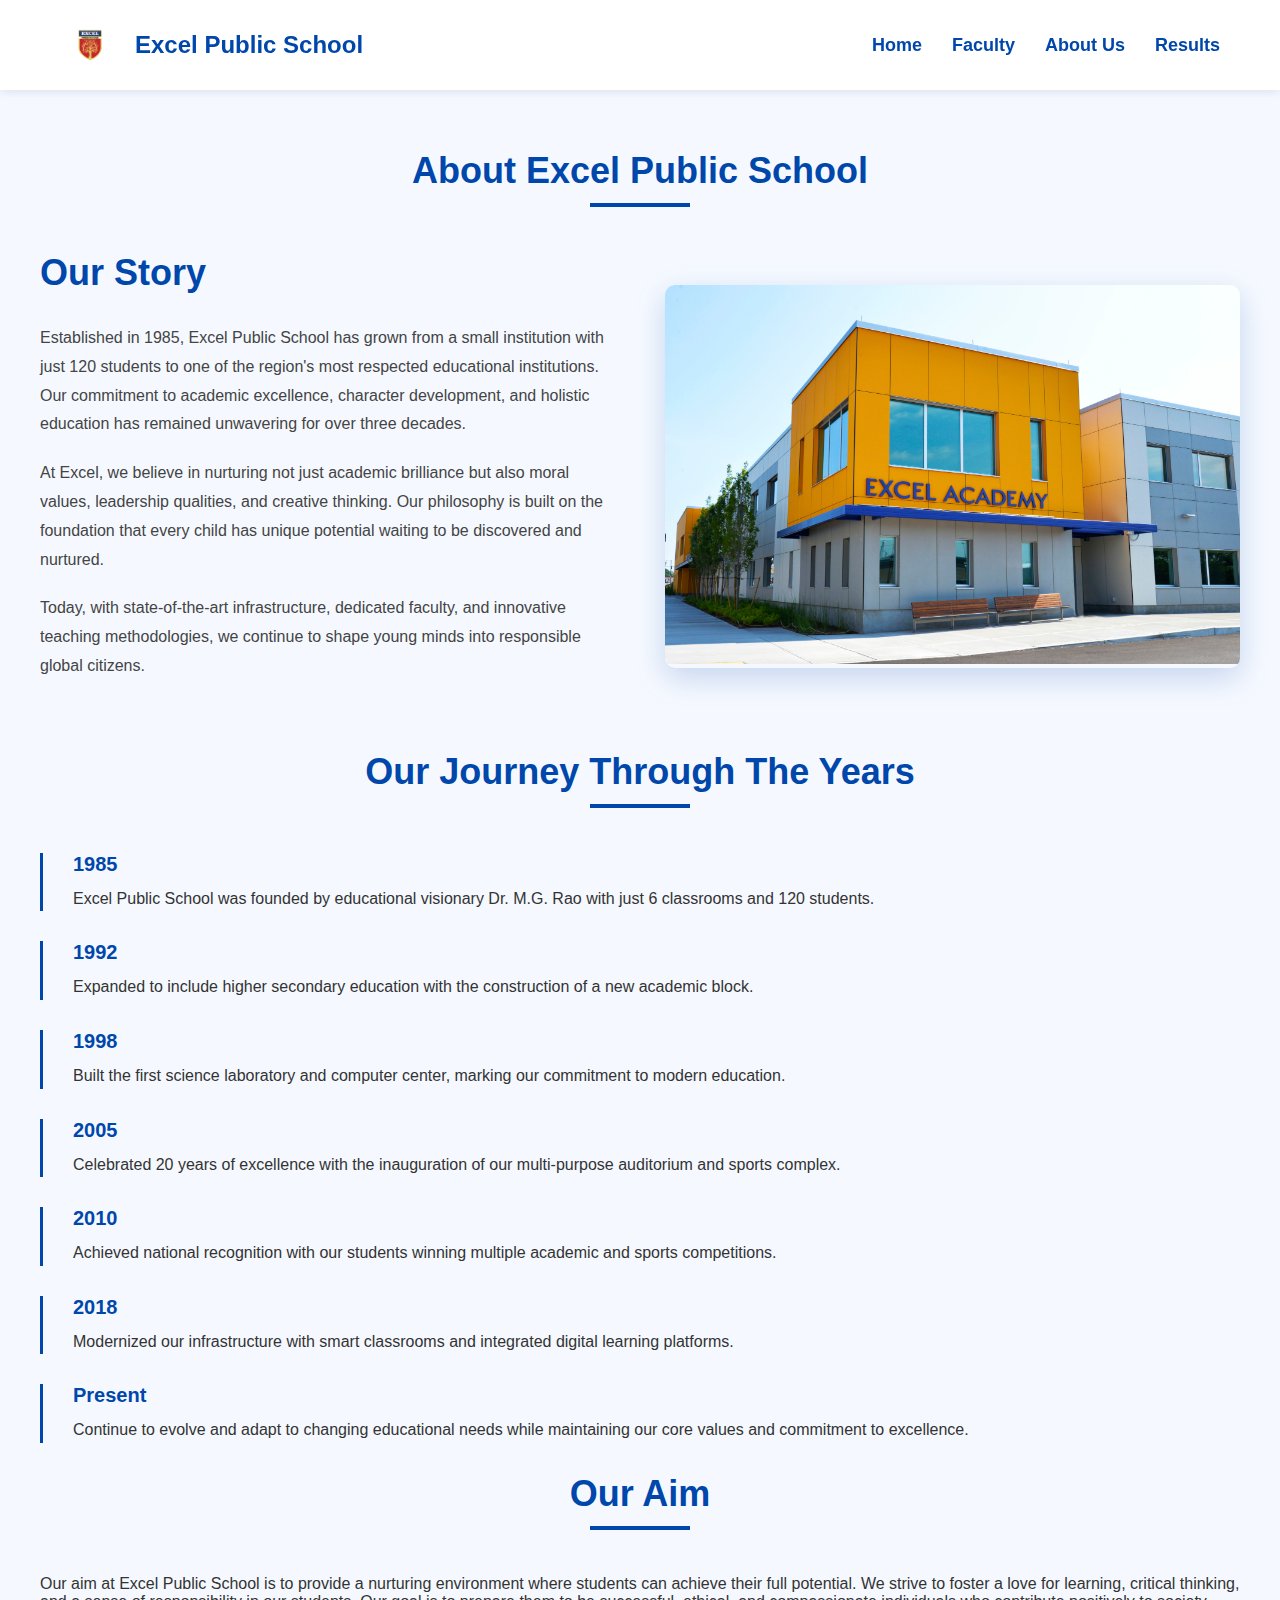
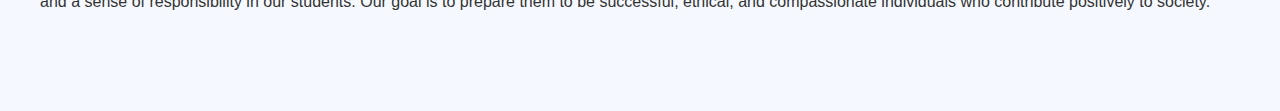
<file: about.html>
<!DOCTYPE html>
<html lang="en">
<head>
    <meta charset="UTF-8">
    <meta name="viewport" content="width=device-width, initial-scale=1.0">
    <title>About Us - Excel Public School</title>
    <link rel="stylesheet" href="./styles.css">
</head>
<body>
    <!-- Navigation Bar -->
    <nav>
        <div class="container nav-container">
            <div class="logo-container">
                <img src="./image-removebg-preview (15).png" alt="School Logo" class="logo">
                <div class="school-name">Excel Public School</div>
            </div>
            <ul class="nav-links">
                <li><a href="./index.html" data-page="home">Home</a></li>
                <li><a href="./faculty.html" data-page="faculty">Faculty</a></li>
                <li><a href="./about.html" data-page="about" class="active">About Us</a></li>
                <li><a href="./result.html" data-page="results">Results</a></li>
            </ul>
        </div>
    </nav>

    <!-- About Us Page -->
    <div id="about" class="container">
        <h2 class="section-title">About Excel Public School</h2>
        <div class="about-content">
            <div class="about-text">
                <h2>Our Story</h2>
                <p>Established in 1985, Excel Public School has grown from a small institution with just 120 students to one of the region's most respected educational institutions. Our commitment to academic excellence, character development, and holistic education has remained unwavering for over three decades.</p>
                <p>At Excel, we believe in nurturing not just academic brilliance but also moral values, leadership qualities, and creative thinking. Our philosophy is built on the foundation that every child has unique potential waiting to be discovered and nurtured.</p>
                <p>Today, with state-of-the-art infrastructure, dedicated faculty, and innovative teaching methodologies, we continue to shape young minds into responsible global citizens.</p>
            </div>
            <div class="about-image">
                <img src="./XLHS-Exterior.jpg" alt="School Building">
            </div>
        </div>

        <div class="history-timeline">
            <h2 class="section-title">Our Journey Through The Years</h2>
            <div class="timeline-item">
                <div class="timeline-year">1985</div>
                <div class="timeline-content">
                    <p>Excel Public School was founded by educational visionary Dr. M.G. Rao with just 6 classrooms and 120 students.</p>
                </div>
            </div>
            <div class="timeline-item">
                <div class="timeline-year">1992</div>
                <div class="timeline-content">
                    <p>Expanded to include higher secondary education with the construction of a new academic block.</p>
                </div>
            </div>
            <div class="timeline-item">
                <div class="timeline-year">1998</div>
                <div class="timeline-content">
                    <p>Built the first science laboratory and computer center, marking our commitment to modern education.</p>
                </div>
            </div>
            <div class="timeline-item">
                <div class="timeline-year">2005</div>
                <div class="timeline-content">
                    <p>Celebrated 20 years of excellence with the inauguration of our multi-purpose auditorium and sports complex.</p>
                </div>
            </div>
            <div class="timeline-item">
                <div class="timeline-year">2010</div>
                <div class="timeline-content">
                    <p>Achieved national recognition with our students winning multiple academic and sports competitions.</p>
                </div>
            </div>
            <div class="timeline-item">
                <div class="timeline-year">2018</div>
                <div class="timeline-content">
                    <p>Modernized our infrastructure with smart classrooms and integrated digital learning platforms.</p>
                </div>
            </div>
            <div class="timeline-item">
                <div class="timeline-year">Present</div>
                <div class="timeline-content">
                    <p>Continue to evolve and adapt to changing educational needs while maintaining our core values and commitment to excellence.</p>
                </div>
            </div>
        </div>

        <div class="aim-section">
            <h2 class="section-title">Our Aim</h2>
            <p>Our aim at Excel Public School is to provide a nurturing environment where students can achieve their full potential. We strive to foster a love for learning, critical thinking, and a sense of responsibility in our students. Our goal is to prepare them to be successful, ethical, and compassionate individuals who contribute positively to society.</p>
        </div>
    </div>
</body>
</html>
</file>
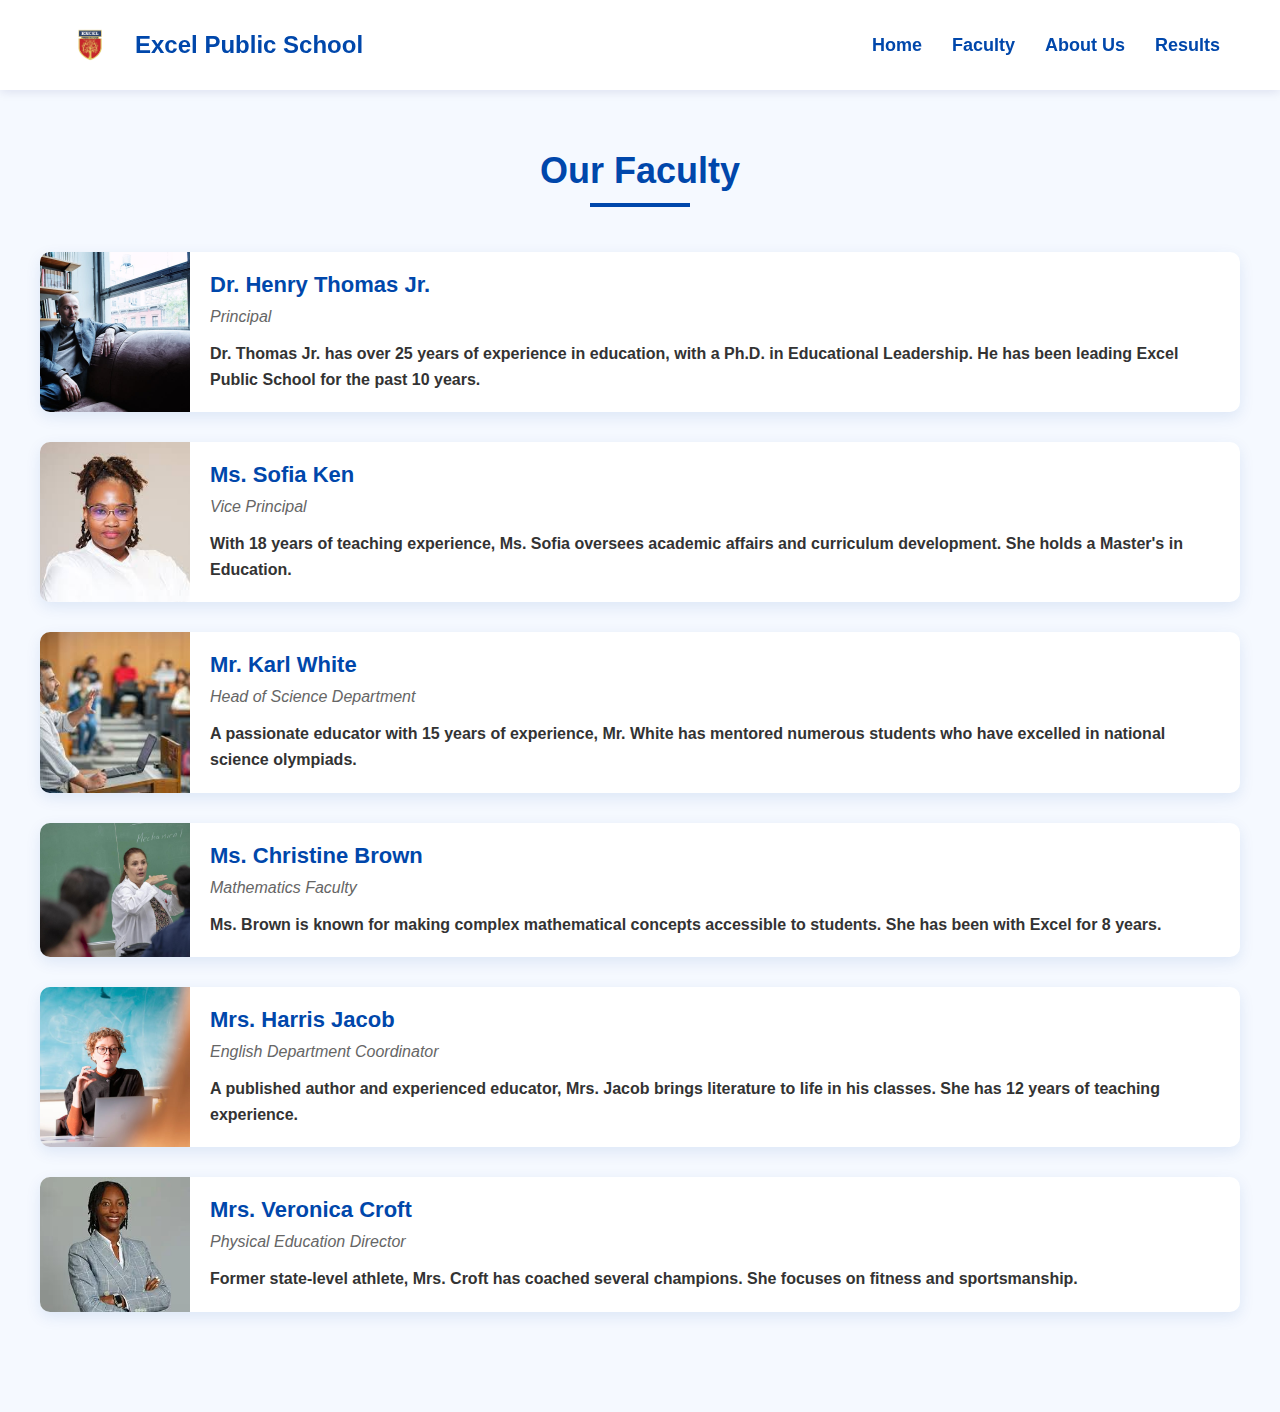
<file: faculty.html>
<!DOCTYPE html>
<html lang="en">
<head>
    <meta charset="UTF-8">
    <meta name="viewport" content="width=device-width, initial-scale=1.0">
    <title>Our Faculty - Excel Public School</title>
    <link rel="stylesheet" href="./styles.css">
</head>
<body>
    <!-- Navigation Bar -->
    <nav>
        <div class="container nav-container">
            <div class="logo-container">
                <img src="./image-removebg-preview (15).png" alt="School Logo" class="logo">
                <div class="school-name">Excel Public School</div>
            </div>
            <ul class="nav-links">
                <li><a href="./index.html" data-page="home">Home</a></li>
                <li><a href="./faculty.html" data-page="faculty" class="active">Faculty</a></li>
                <li><a href="./about.html" data-page="about">About Us</a></li>
                <li><a href="./result.html" data-page="results">Results</a></li>
            </ul>
        </div>
    </nav>
    
    <!-- Faculty Page -->
    <div id="faculty" class="container">
        <h2 class="section-title">Our Faculty</h2>
        <div class="faculty-grid">
            <div class="faculty-card">
                <div class="faculty-image">
                    <img src="./20160501_Faculty_Portraits_037_3x2.jpg" alt="Principal" width="80" length="80">
                </div>
                <div class="faculty-details">
                    <h3 class="faculty-name">Dr. Henry Thomas Jr.</h3>
                    <p class="faculty-position">Principal</p>
                    <p class="faculty-bio"><strong>Dr. Thomas Jr. has over 25 years of experience in education, with a Ph.D. in Educational Leadership. He has been leading Excel Public School for the past 10 years.</strong></p>
                </div>
            </div>
            <div class="faculty-card">
                <div class="faculty-image">
                    <img src="./images (1).jpg" alt="Vice Principal">
                </div>
                <div class="faculty-details">
                    <h3 class="faculty-name">Ms. Sofia Ken</h3>
                    <p class="faculty-position">Vice Principal</p>
                    <p class="faculty-bio"><strong>With 18 years of teaching experience, Ms. Sofia oversees academic affairs and curriculum development. She holds a Master's in Education.</strong></p>
                </div>
            </div>
            <div class="faculty-card">
                <div class="faculty-image">
                    <img src="./images.jpg" alt="Science HOD">
                </div>
                <div class="faculty-details">
                    <h3 class="faculty-name">Mr. Karl White </h3>
                    <p class="faculty-position">Head of Science Department</p>
                    <p class="faculty-bio"><strong>A passionate educator with 15 years of experience, Mr. White has mentored numerous students who have excelled in national science olympiads.</strong></p>
                </div>
            </div>
            <div class="faculty-card">
                <div class="faculty-image">
                    <img src="./faculty-info-for-hero.jpg" alt="Math Teacher">
                </div>
                <div class="faculty-details">
                    <h3 class="faculty-name">Ms. Christine Brown</h3>
                    <p class="faculty-position">Mathematics Faculty</p>
                    <p class="faculty-bio"><strong>Ms. Brown is known for making complex mathematical concepts accessible to students. She has been with Excel for 8 years.</strong></p>
                </div>
            </div>
            <div class="faculty-card">
                <div class="faculty-image">
                    <img src="./20181204-queer-ecologies-038b.jpg" alt="English Teacher">
                </div>
                <div class="faculty-details">
                    <h3 class="faculty-name">Mrs. Harris Jacob</h3>
                    <p class="faculty-position">English Department Coordinator</p>
                    <p class="faculty-bio"><strong>A published author and experienced educator, Mrs. Jacob brings literature to life in his classes. She has 12 years of teaching experience.</strong></p>
                </div>
            </div>
            <div class="faculty-card">
                <div class="faculty-image">
                    <img src="./temidayo-adepoju-faculty.jpg.jpg" alt="Sports Teacher">
                </div>
                <div class="faculty-details">
                    <h3 class="faculty-name">Mrs. Veronica Croft</h3>
                    <p class="faculty-position">Physical Education Director</p>
                    <p class="faculty-bio"><strong>Former state-level athlete, Mrs. Croft has coached several champions. She focuses on fitness and sportsmanship.</strong></p>
                </div>
            </div>
        </div>
    </div>
</body>
</html>
</file>
<file: styles.css>
/* Global Styles */

 * {
    margin: 0;
    padding: 0;
    box-sizing: border-box;
    font-family: 'Segoe UI', Tahoma, Geneva, Verdana, sans-serif;
}

body {
    background-color: #f5f9ff;
    color: #333;
}

.container {
    max-width: 1200px;
    margin: 0 auto;
    padding: 0 20px;
}

/* Navbar Styles */
nav {
    background-color: #ffffff;
    box-shadow: 0 2px 10px rgba(0, 0, 100, 0.1);
    padding: 15px 0;
    position: fixed;
    width: 100%;
    top: 0;
    z-index: 1000;
}

.nav-container {
    display: flex;
    justify-content: space-between;
    align-items: center;
}

.logo-container {
    display: flex;
    align-items: center;
}

.logo {
    width: 60px;
    height: 60px;
    margin-right: 15px;
}

.school-name {
    font-size: 24px;
    font-weight: bold;
    color: #0047ab;
}

.nav-links {
    display: flex;
    list-style: none;
}

.nav-links li {
    margin-left: 30px;
}

.nav-links a {
    text-decoration: none;
    color: #0047ab;
    font-weight: 600;
    font-size: 18px;
    position: relative;
    transition: color 0.3s;
}

.nav-links a:hover {
    color: #002d6b;
}

.nav-links a::after {
    content: '';
    position: absolute;
    width: 0;
    height: 3px;
    bottom: -5px;
    left: 0;
    background-color: #0047ab;
    transition: width 0.3s;
}

.nav-links a:hover::after {
    width: 100%;
}

/* Hero Section Styles */
.hero {
    height: 100vh;
    background-image: linear-gradient(rgba(0, 71, 171, 0.7), rgba(0, 45, 107, 0.7)), url('hero bg.png');
    background-size: cover;
    background-position: center;
    display: flex;
    align-items: center;
    justify-content: center;
    text-align: center;
    color: white;
    margin-top: 90px;
}

.hero-content {
    max-width: 800px;
}

.hero h1 {
    font-size: 56px;
    margin-bottom: 20px;
    letter-spacing: 2px;
    animation: fadeInDown 1s ease;
}

.hero p {
    font-size: 24px;
    margin-bottom: 30px;
    letter-spacing: 1px;
    animation: fadeInUp 1s ease 0.5s forwards;
    opacity: 0;
}

.hero-btn {
    display: inline-block;
    background-color: white;
    color: #0047ab;
    padding: 15px 30px;
    text-decoration: none;
    border-radius: 50px;
    font-weight: bold;
    font-size: 18px;
    transition: all 0.3s;
    animation: fadeInUp 1s ease 1s forwards;
    opacity: 0;
}

.hero-btn:hover {
    background-color: #0047ab;
    color: white;
    transform: translateY(-5px);
    box-shadow: 0 10px 20px rgba(0, 0, 0, 0.2);
}

/* Featured Section Styles */
.featured {
    padding: 100px 0;
}

.section-title {
    text-align: center;
    margin-bottom: 60px;
    color: #0047ab;
    font-size: 36px;
    position: relative;
}

.section-title::after {
    content: '';
    position: absolute;
    width: 100px;
    height: 4px;
    background-color: #0047ab;
    bottom: -15px;
    left: 50%;
    transform: translateX(-50%);
}

.image-grid {
    display: grid;
    grid-template-columns: repeat(auto-fit, minmax(300px, 1fr));
    gap: 30px;
}

.image-card {
    overflow: hidden;
    border-radius: 10px;
    box-shadow: 0 5px 15px rgba(0, 0, 0, 0.1);
    position: relative;
    height: 300px;
    transform: translateY(50px);
    opacity: 0;
    transition: transform 0.6s ease, opacity 0.6s ease;
}

.image-card.visible {
    transform: translateY(0);
    opacity: 1;
}

.image-card img {
    width: 100%;
    height: 100%;
    object-fit: cover;
    transition: transform 0.5s;
    display: block; /* Ensure images are displayed */
}

.image-card:hover img {
    transform: scale(1.1);
}

.image-card-content {
    position: absolute;
    bottom: 0;
    left: 0;
    right: 0;
    background: linear-gradient(to top, rgba(0, 0, 0, 0.8), transparent);
    color: white;
    padding: 20px;
    transform: translateY(100%);
    transition: transform 0.3s;
}

.image-card:hover .image-card-content {
    transform: translateY(0);
}

.image-card-content h3 {
    margin-bottom: 10px;
}

/* Faculty Page Styles */
#faculty {
    padding: 150px 0 100px;
}

.faculty-grid {
    display: grid;
    grid-template-columns: 1fr;
    gap: 30px;
}

.faculty-card {
    display: flex;
    background-color: white;
    border-radius: 10px;
    overflow: hidden;
    box-shadow: 0 5px 15px rgba(0, 71, 171, 0.1);
    transition: transform 0.3s, box-shadow 0.3s;
}

.faculty-card:hover {
    transform: translateY(-10px);
    box-shadow: 0 15px 30px rgba(0, 71, 171, 0.2);
}

.faculty-image {
    flex: 0 0 150px;
    overflow: hidden;
}

.faculty-image img {
    width: 100%;
    height: 100%;
    object-fit: cover;
    transition: transform 0.5s;
}

.faculty-card:hover .faculty-image img {
    transform: scale(1.1);
}

.faculty-details {
    padding: 20px;
    display: flex;
    flex-direction: column;
    justify-content: center;
}

.faculty-name {
    color: #0047ab;
    margin-bottom: 10px;
    font-size: 22px;
}

.faculty-position {
    color: #666;
    margin-bottom: 15px;
    font-style: italic;
}

.faculty-bio {
    color: #333;
    line-height: 1.6;
}

/* About Us Page Styles */
#about {
    padding: 150px 0 100px;
    /* display: none; */
}

.about-content {
    display: grid;
    grid-template-columns: 1fr 1fr;
    gap: 50px;
    align-items: center;
}

.about-image {
    border-radius: 10px;
    overflow: hidden;
    box-shadow: 0 10px 30px rgba(0, 71, 171, 0.2);
}

.about-image img {
    width: 100%;
    height: 100%;
    object-fit: cover;
}

.about-text h2 {
    color: #0047ab;
    margin-bottom: 30px;
    font-size: 36px;
}

.about-text p {
    margin-bottom: 20px;
    line-height: 1.8;
    color: #444;
}

.history-timeline {
    margin-top: 50px;
}

.timeline-item {
    position: relative;
    padding-left: 30px;
    margin-bottom: 30px;
    border-left: 3px solid #0047ab;
}

.timeline-year {
    color: #0047ab;
    font-weight: bold;
    font-size: 20px;
    margin-bottom: 10px;
}

.timeline-content {
    line-height: 1.6;
}

/* Results Page Styles */
#results {
    padding: 150px 0 100px;
    /* display: none; */
}

.results-container {
    max-width: 700px;
    margin: 0 auto;
    background-color: white;
    padding: 40px;
    border-radius: 10px;
    box-shadow: 0 10px 30px rgba(0, 71, 171, 0.1);
}

.result-form {
    display: flex;
    margin-bottom: 40px;
}

.result-input {
    flex: 1;
    padding: 15px;
    border: 2px solid #ddd;
    border-radius: 5px 0 0 5px;
    font-size: 16px;
    transition: border-color 0.3s;
}

.result-input:focus {
    outline: none;
    border-color: #0047ab;
}

.result-btn {
    background-color: #0047ab;
    color: white;
    border: none;
    padding: 0 30px;
    border-radius: 0 5px 5px 0;
    font-size: 16px;
    font-weight: bold;
    cursor: pointer;
    transition: background-color 0.3s;
}

.result-btn:hover {
    background-color: #002d6b;
}

.result-display {
    display: none;
}

.student-info {
    display: flex;
    align-items: center;
    margin-bottom: 30px;
}

.student-photo {
    width: 100px;
    height: 100px;
    border-radius: 50%;
    overflow: hidden;
    margin-right: 20px;
    border: 3px solid #0047ab;
}

.student-photo img {
    width: 100%;
    height: 100%;
    object-fit: cover;
}

.student-details h3 {
    color: #0047ab;
    margin-bottom: 5px;
    font-size: 24px;
}

.student-class, .student-roll {
    color: #666;
    margin-bottom: 5px;
}

.result-table {
    width: 100%;
    border-collapse: collapse;
    margin-bottom: 30px;
}

.result-table th, .result-table td {
    padding: 12px 15px;
    text-align: left;
    border-bottom: 1px solid #ddd;
}

.result-table th {
    background-color: #f0f7ff;
    color: #0047ab;
    font-weight: bold;
}

.total-row {
    font-weight: bold;
}

.result-summary {
    background-color: #f0f7ff;
    padding: 20px;
    border-radius: 5px;
    margin-top: 20px;
}

.result-summary h4 {
    color: #0047ab;
    margin-bottom: 10px;
}

.grade {
    font-size: 24px;
    font-weight: bold;
    color: #0047ab;
    margin-top: 10px;
}

.no-result {
    text-align: center;
    padding: 30px;
    color: #d44;
    font-size: 18px;
    background-color: #fff8f8;
    border-radius: 5px;
    margin-top: 20px;
    display: none;
}

/* Footer Styles */
footer {
    background-color: #0047ab;
    color: white;
    padding: 60px 0 30px;
}

.footer-content {
    display: grid;
    grid-template-columns: repeat(auto-fit, minmax(250px, 1fr));
    gap: 40px;
    margin-bottom: 40px;
}

.footer-section h3 {
    margin-bottom: 20px;
    font-size: 20px;
    position: relative;
    padding-bottom: 10px;
}

.footer-section h3::after {
    content: '';
    position: absolute;
    width: 50px;
    height: 3px;
    background-color: white;
    bottom: 0;
    left: 0;
}

.footer-section p {
    line-height: 1.8;
    margin-bottom: 15px;
}

.contact-info {
    display: flex;
    align-items: center;
    margin-bottom: 15px;
}

.contact-info i {
    margin-right: 15px;
    font-size: 18px;
}

.social-links {
    display: flex;
    margin-top: 20px;
}

.social-links a {
    display: flex;
    align-items: center;
    justify-content: center;
    width: 40px;
    height: 40px;
    background-color: rgba(255, 255, 255, 0.2);
    border-radius: 50%;
    margin-right: 10px;
    transition: all 0.3s;
}

.social-links a img {
    width: 20px;
    height: 20px;
}

.social-links a:hover {
    background-color: white;
    color: #0047ab;
    transform: translateY(-5px);
}

.quick-links {
    list-style: none;
}

.quick-links li {
    margin-bottom: 10px;
}

.quick-links a {
    color: #cce6ff;
    text-decoration: none;
    transition: all 0.3s;
    display: block;
    padding: 5px 0;
}

.quick-links a:hover {
    color: white;
    transform: translateX(10px);
}

.copyright {
    text-align: center;
    padding-top: 30px;
    border-top: 1px solid rgba(255, 255, 255, 0.2);
    font-size: 14px;
}

/* Animations */
@keyframes fadeInDown {
    from {
        opacity: 0;
        transform: translateY(-50px);
    }
    to {
        opacity: 1;
        transform: translateY(0);
    }
}

@keyframes fadeInUp {
    from {
        opacity: 0;
        transform: translateY(50px);
    }
    to {
        opacity: 1;
        transform: translateY(0);
    }
}

/* Responsive Styles */
@media (max-width: 768px) {
    .nav-container {
        flex-direction: column;
        padding: 10px 0;
    }
    
    .logo-container {
        margin-bottom: 15px;
    }
    
    .nav-links {
        width: 100%;
        justify-content: space-around;
    }
    
    .nav-links li {
        margin: 0;
    }
    
    .hero {
        background-position: top;
        height: 50vh;
    }
    
    .hero h1 {
        font-size: 36px;
    }
    
    .hero p {
        font-size: 18px;
    }
    
    .about-content {
        grid-template-columns: 1fr;
    }
    
    .about-image {
        order: 2;
        margin-top: 30px;
    }
    
    .result-form {
        flex-direction: column;
    }
    
    .result-input {
        border-radius: 5px;
        margin-bottom: 10px;
    }
    
    .result-btn {
        border-radius: 5px;
        padding: 15px;
    }
}
</file>
